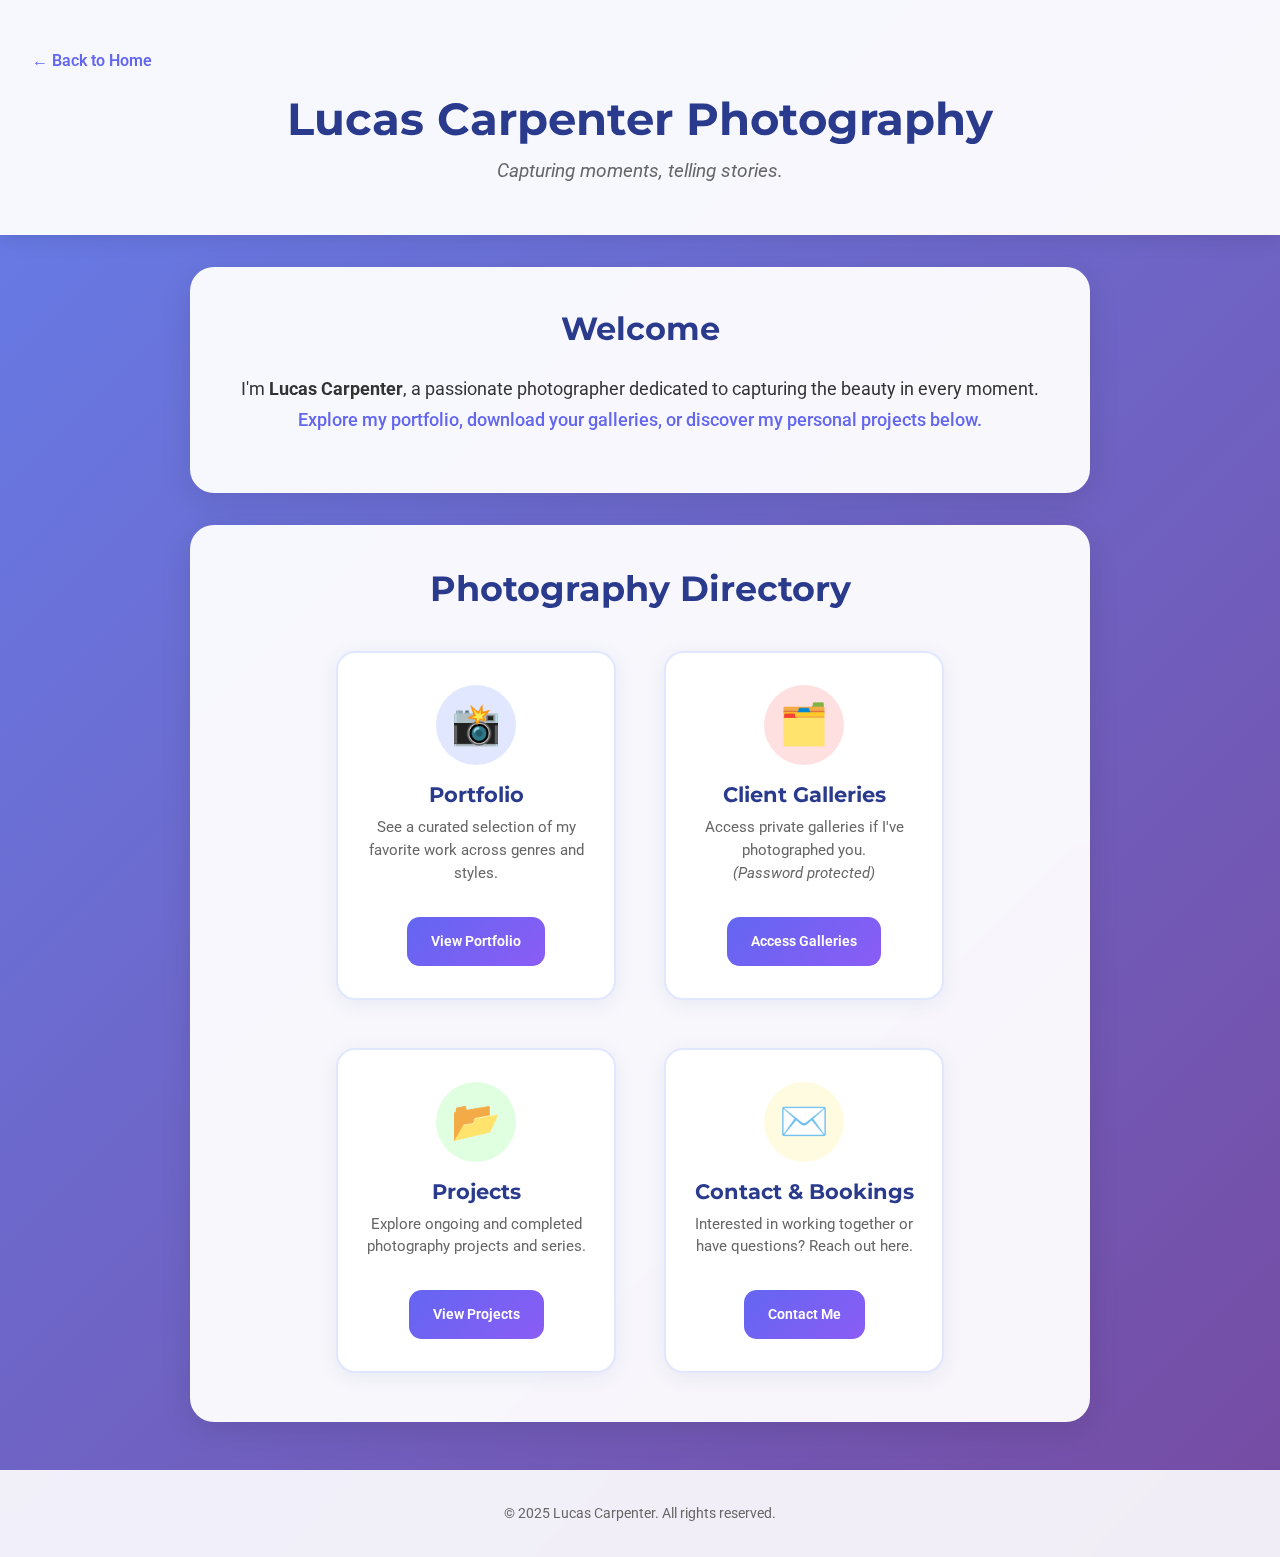
<file: pages/photographyLucas.html>
<!DOCTYPE html>
<html lang="en">
<head>
    <meta charset="UTF-8">
    <meta name="viewport" content="width=device-width, initial-scale=1.0">
    <title>Lucas Carpenter | Photography</title>
    <meta name="description" content="Photography by Lucas Carpenter. Explore my portfolio, client galleries, and personal projects.">
    <link href="https://fonts.googleapis.com/css2?family=Montserrat:wght@700&family=Roboto:wght@400&display=swap" rel="stylesheet">
    <link rel="stylesheet" href="../assets/css/main.css">
</head>
<body>
    <header>
        <nav style="text-align: left; margin-bottom: 1rem;">
            <a href="../index.html" style="color: var(--accent); text-decoration: none; font-weight: 600;">← Back to Home</a>
        </nav>
        <h1>Lucas Carpenter Photography</h1>
        <p>Capturing moments, telling stories.</p>
    </header>
    <main>
        <section class="card">
            <h2>Welcome</h2>
            <p style="font-size:1.15rem;line-height:1.7;">
                I'm <strong>Lucas Carpenter</strong>, a passionate photographer dedicated to capturing the beauty in every moment.<br>
                <span style="color:var(--accent);font-weight:500;">Explore my portfolio, download your galleries, or discover my personal projects below.</span>
            </p>
        </section>
        <section class="photo-directory card">
            <h2>Photography Directory</h2>
            <div class="directory-grid">
                <div class="dir-card boxed-card">
                    <div class="img-placeholder" aria-label="Portfolio" style="background:#e0e7ff;">📸</div>
                    <h3>Portfolio</h3>
                    <p>See a curated selection of my favorite work across genres and styles.</p>
                    <a class="dir-link" href="#">View Portfolio</a>
                </div>
                <div class="dir-card boxed-card">
                    <div class="img-placeholder" aria-label="Clients" style="background:#ffe0e0;">🗂️</div>
                    <h3>Client Galleries</h3>
                    <p>Access private galleries if I've photographed you.<br><em>(Password protected)</em></p>
                    <a class="dir-link" href="client-galleries/photographyLucasCLIENTGALLERIES_SECURITY.html">Access Galleries</a>
                </div>
                <div class="dir-card boxed-card">
                    <div class="img-placeholder" aria-label="Projects" style="background:#e0ffe0;">📂</div>
                    <h3>Projects</h3>
                    <p>Explore ongoing and completed photography projects and series.</p>
                    <a class="dir-link" href="#">View Projects</a>
                </div>
                <div class="dir-card boxed-card">
                    <div class="img-placeholder" aria-label="Contact" style="background:#fffbe0;">✉️</div>
                    <h3>Contact & Bookings</h3>
                    <p>Interested in working together or have questions? Reach out here.</p>
                    <a class="dir-link" href="#">Contact Me</a>
                </div>
            </div>
        </section>
    </main>
    <footer>
        &copy; 2025 Lucas Carpenter. All rights reserved.
    </footer>
</body>
</html>
</file>
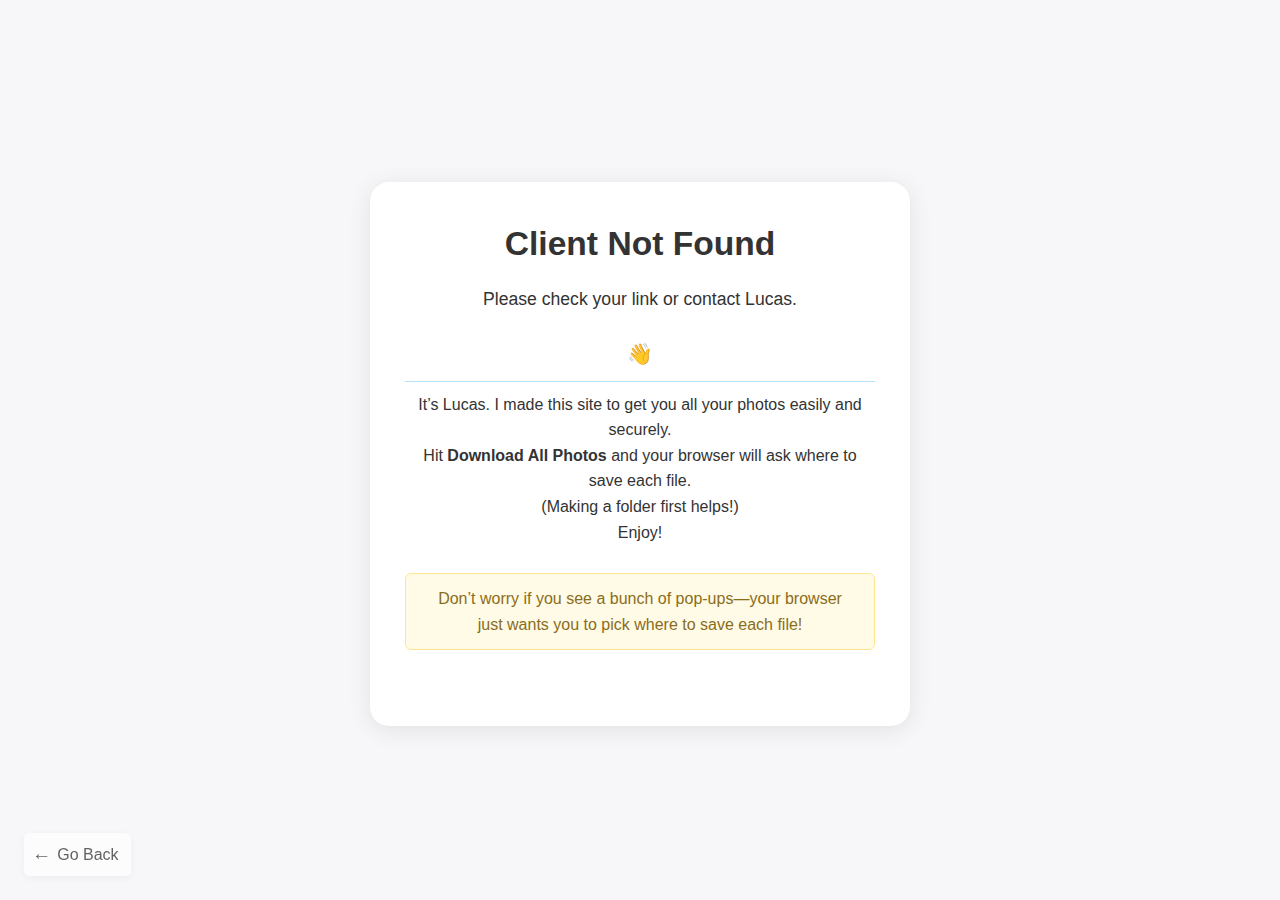
<file: pages/client-galleries/gallery.html>
<!DOCTYPE html>
<html>
<head>
  <title>Client Photo Gallery</title>
  <meta name="viewport" content="width=device-width, initial-scale=1">
<link rel="stylesheet" href="../../assets/css/main.css">
<style>
  body {
    background: #f7f7f9;
    min-height: 100vh;
    margin: 0;
    font-family: 'Roboto', Arial, sans-serif;
  }
  .gallery-outer {
    min-height: 100vh;
    display: flex;
    flex-direction: column;
    align-items: center;
    justify-content: center;
    padding: 2.5rem 1rem 2rem 1rem;
  }
  .gallery-card {
    background: #fff;
    border-radius: 1.2rem;
    box-shadow: 0 4px 24px rgba(0,0,0,0.09);
    padding: 2.5rem 2.2rem 2.2rem 2.2rem;
    margin: 0 auto;
    max-width: 540px;
    width: 100%;
    display: flex;
    flex-direction: column;
    align-items: center;
  }
  .gallery-card h1 {
    text-align: center;
    margin-top: 0;
    margin-bottom: 1.2rem;
    font-size: 2.1rem;
    font-family: 'Montserrat', Arial, sans-serif;
  }
  .gallery-card p {
    text-align: center;
    margin-bottom: 1.5rem;
    font-size: 1.1rem;
    color: #333;
  }
  .button {
    background: #f7f7f7;
    color: #222;
    display: block;
    margin: 0 auto 1.5rem auto;
    max-width: 320px;
    text-align: center;
    padding: 0.9rem 1.3rem;
    border-radius: 0.7rem;
    font-size: 1.08rem;
    font-weight: 500;
    border: 1.5px solid #e6e6f0;
    box-shadow: 0 1px 4px rgba(0,0,0,0.04);
    transition: background 0.18s, box-shadow 0.18s, color 0.18s, transform 0.15s;
    cursor: pointer;
  }
  .button:hover, .button:focus {
    background: #e0e7ff;
    color: #2a3a8c;
    box-shadow: 0 2px 8px rgba(42,58,140,0.08);
    border-color: #b3baf7;
    outline: none;
    transform: translateY(-2px) scale(1.03);
  }
  .back-btn {
    position: fixed;
    bottom: 24px;
    left: 24px;
    z-index: 900;
    text-decoration: none;
    color: #222;
    font-size: 1em;
    display: flex;
    align-items: center;
    opacity: 0.7;
    background: rgba(255,255,255,0.85);
    border-radius: 5px;
    padding: 6px 12px 6px 8px;
    box-shadow: 0 2px 8px #0001;
    transition: opacity 0.2s;
    min-width: 0;
  }
  .back-btn:hover {
    opacity: 1;
    background: #e0e7ff;
  }
  .info-tip {
    background: #fffbe6;
    color: #8a6d1b;
    border: 1px solid #ffe58f;
    border-radius: 6px;
    padding: 12px 18px;
    margin-top: 28px;
    font-size: 1em;
    text-align: center;
  }
  .modal-bg {
    display: none;
    position: fixed;
    z-index: 1000;
    left: 0; top: 0; right: 0; bottom: 0;
    background: rgba(0,0,0,0.35);
    justify-content: center;
    align-items: center;
  }
  .modal-bg.active {
    display: flex;
  }
  .modal {
    background: #fff;
    padding: 2rem 1.5rem 1.5rem 1.5rem;
    border-radius: 10px;
    box-shadow: 0 4px 32px #0002;
    min-width: 320px;
    max-width: 95vw;
    position: relative;
    text-align: center;
  }
  @media (max-width: 700px) {
    .gallery-card {
      padding: 1.2rem 0.5rem 1.2rem 0.5rem;
    }
    .gallery-card h1 {
      font-size: 1.3rem;
    }
    .button {
      font-size: 1rem;
      padding: 0.8rem 0.7rem;
    }
    .back-btn {
      left: 8px;
      bottom: 8px;
      padding: 5px 8px 5px 6px;
    }
  }
</style>
</head>
<body>
  <div class="gallery-outer">
    <div id="mobileWarning" class="modal-bg">
      <div class="modal">
        <span style="font-size:2em;">⚠️</span><br>
        <strong>Stop!</strong><br><br>
        This website is designed for desktop/laptop screens.<br>
        Downloading all the photos may not work well on a phone or tablet.<br><br>
        <strong>Please use a desktop or laptop for the best experience.</strong><br><br>
        <button id="continueMobile" class="button">Continue Anyway</button>
      </div>
    </div>
    <div class="gallery-card">
      <h1 id="galleryTitle">📸 <em>Client's</em> Photos</h1>
      <p id="galleryDesc">Click the button below to download all your photos:</p>
      <a id="downloadAll" class="button">Download All Photos</a>
      <div id="downloadLinks" style="display:none;"></div>
      <div id="infoBar" style="text-align:center;max-width:600px;margin:0 auto 2.5rem auto;">
        <a id="goBackBtn" href="photographyLucasCLIENTGALLERIES_SECURITY.html" class="back-btn">
          <span style="font-size:1.2em;margin-right:6px;">&#8592;</span> <span style="font-size:1em;">Go Back</span>
        </a>
        <span style="font-size:1.3em;">👋</span> <span id="greeting">Hey there!</span><br>
        <hr style="border: none; border-top: 1px solid #b3e0ff; margin: 10px 0;">
        It’s Lucas. I made this site to get you all your photos easily and securely.<br>
        Hit <strong>Download All Photos</strong> and your browser will ask where to save each file.<br>
        (Making a folder first helps!)<br>
        Enjoy!
        <div class="info-tip">
          Don’t worry if you see a bunch of pop-ups—your browser just wants you to pick where to save each file!
        </div>
      </div>
    </div>
  </div>
  <script>
    // Mobile warning logic
    function isSmallScreen() {
      return window.innerWidth < 700;
    }
    function showMobileWarning() {
      document.getElementById('mobileWarning').style.display = 'block';
      document.body.style.overflow = 'hidden';
    }
    function hideMobileWarning() {
      document.getElementById('mobileWarning').style.display = 'none';
      document.body.style.overflow = '';
    }
    if (isSmallScreen()) {
      showMobileWarning();
    }
    document.getElementById('continueMobile').onclick = hideMobileWarning;
    window.addEventListener('resize', function() {
      if (isSmallScreen()) {
        showMobileWarning();
      } else {
        hideMobileWarning();
      }
    });
    // --- LOGIC ---
    // Get client slug from URL (?client=deven-caparell)
    function getClientSlug() {
      const params = new URLSearchParams(window.location.search);
      return params.get('client');
    }

    // Parse CSV line into client object: { name, password, links[] }
    function parseClientLine(line) {
      // CSV: name,password,link1,link2,...
      const parts = line.split(',').map(s => s.trim());
      if (parts.length < 2) return null;
      return {
        name: parts[0],
        password: parts[1],
        links: parts.slice(2).filter(x => x)
      };
    }

    // Slugify client name for URL
    function slugify(name) {
      return name.toLowerCase().replace(/[^a-z0-9]+/g, '-').replace(/(^-|-$)/g, '');
    }

    // Load clients from CSV and render gallery for the current slug
    function loadClientsAndRender() {
      fetch('../../data/clients.csv')
        .then(r => {
          if (!r.ok) throw new Error('CSV not found');
          return r.text();
        })
        .then(text => {
          const lines = text.split(/\r?\n/).map(l => l.trim()).filter(l => l);
          if (lines.length < 2) throw new Error('No clients');
          const header = lines[0];
          const clients = lines.slice(1).map(parseClientLine).filter(Boolean);
          const slug = getClientSlug();
          const client = clients.find(c => slugify(c.name) === slug);
          if (!client) {
            document.getElementById('galleryTitle').innerHTML = 'Client Not Found';
            document.getElementById('galleryDesc').innerHTML = 'Please check your link or contact Lucas.';
            document.getElementById('greeting').innerText = '';
            document.getElementById('downloadAll').style.display = 'none';
            return;
          }
          // Use only the first name for the title
          const firstName = client.name.split(' ')[0];
          document.getElementById('galleryTitle').innerHTML = `📸 <em>${firstName}'s</em> Photos`;
          document.getElementById('greeting').innerText = `Hey ${firstName}!`;
          // Build download links
          const linksDiv = document.getElementById('downloadLinks');
          linksDiv.innerHTML = client.links.map(link => `<a href="${link}" download></a>`).join('');
          // Show/hide download button
          document.getElementById('downloadAll').style.display = client.links.length ? '' : 'none';
        })
        .catch(() => {
          document.getElementById('galleryTitle').innerHTML = 'Client Not Found';
          document.getElementById('galleryDesc').innerHTML = 'Please check your link or contact Lucas.';
          document.getElementById('greeting').innerText = '';
          document.getElementById('downloadAll').style.display = 'none';
        });
    }

    document.getElementById('downloadAll').addEventListener('click', function() {
      const links = document.querySelectorAll('#downloadLinks a');
      links.forEach(link => {
        const url = link.href;
        const filename = link.getAttribute('download') || url.split('/').pop();
        const a = document.createElement('a');
        a.href = url;
        a.download = filename;
        document.body.appendChild(a);
        a.click();
        document.body.removeChild(a);
      });
    });

    // On load
    loadClientsAndRender();
  </script>
</body>
</html>
</file>
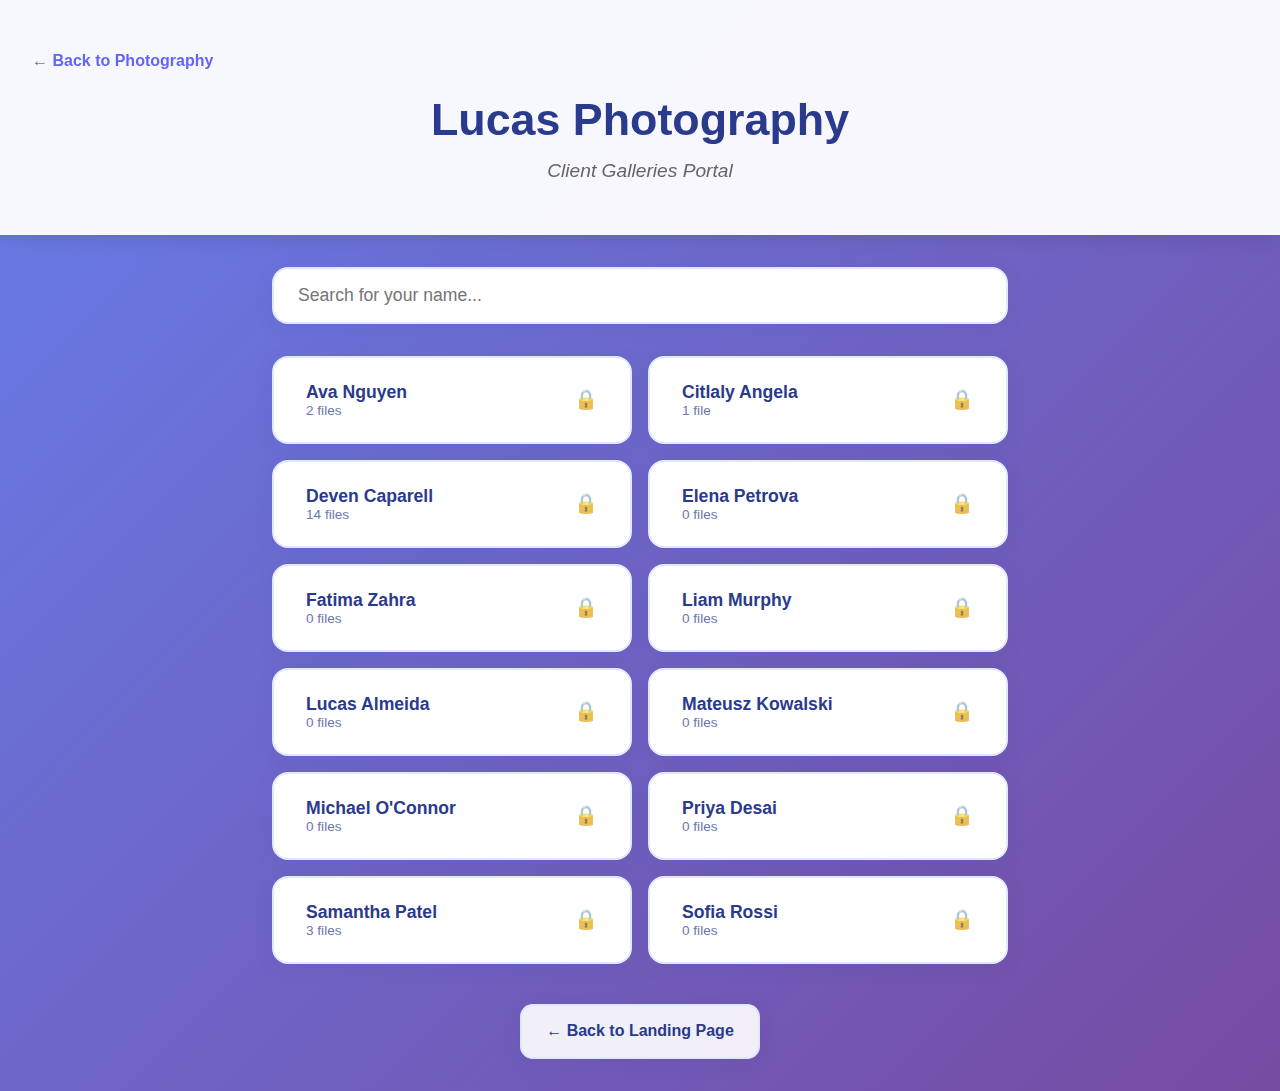
<file: pages/client-galleries/photographyLucasCLIENTGALLERIES_SECURITY.html>
<!DOCTYPE html>
<html lang="en">
<head>
    <meta charset="UTF-8">
    <title>Lucas Photography | Client Galleries</title>
    <meta name="viewport" content="width=device-width, initial-scale=1.0">
<link rel="stylesheet" href="../../assets/css/main.css">
</head>
<body>
    <header>
        <nav style="text-align: left; margin-bottom: 1rem;">
            <a href="../photographyLucas.html" style="color: var(--accent); text-decoration: none; font-weight: 600;">← Back to Photography</a>
        </nav>
        <h1>Lucas Photography</h1>
        <p>Client Galleries Portal</p>
    </header>
    <div class="container">
        <input class="search-bar" type="text" placeholder="Search for your name..." id="searchInput" autocomplete="off" />
        <ul class="client-list" id="clientList">
            <!-- Client items will be injected here -->
        </ul>
        <div style="margin-top:2.5rem; text-align:center;">
            <a href="../../index.html" class="back-button">&#8592; Back to Landing Page</a>
        </div>
    </div>

    <!-- Modal for password entry -->
    <div class="modal-bg" id="modalBg">
        <div class="modal" role="dialog" aria-modal="true" aria-labelledby="modalTitle">
            <button class="close" id="closeModal" aria-label="Close">&times;</button>
            <h2 id="modalTitle">Enter Password</h2>
            <div class="error" id="modalError"></div>
            <input type="password" id="passwordInput" placeholder="Password" autocomplete="off" />
            <button id="submitPassword">Access Gallery</button>
        </div>
    </div>

    <script>
        // Clients will be loaded from CSV as objects: { name, password }
        let clients = [];

        // Check password for selected client
        function checkPassword(clientName, password) {
            const client = clients.find(c => c.name === clientName);
            if (!client) return false;
            return client.password === password;
        }

        // Load clients from CSV file (name,password per line)
        function loadClientsFromCSV(csvPath = '../../data/clients.csv') {
            fetch(csvPath)
                .then(response => {
                    if (!response.ok) throw new Error('CSV file not found.');
                    return response.text();
                })
                .then(text => {
                    // Parse CSV: skip header row, handle name,password,files format
                    const lines = text.split(/\r?\n/)
                        .map(line => line.trim())
                        .filter(line => line.length > 0);
                    
                    // Skip header row (first line)
                    const dataLines = lines.slice(1);
                    
                    clients = dataLines.map(line => {
                        const parts = line.split(',');
                        const name = parts[0] ? parts[0].trim() : '';
                        const password = parts[1] ? parts[1].trim() : '';
                        const files = parts.slice(2).filter(f => f && f.trim()); // Get remaining files
                        return { 
                            name, 
                            password, 
                            files: files.map(f => f.trim()) 
                        };
                    })
                    .filter(c => c.name.length > 0 && c.password.length > 0)
                    .sort((a, b) => a.name.localeCompare(b.name));
                    
                    renderClients();
                })
                .catch(err => {
                    console.error('Error loading clients:', err);
                    // Fallback: show sample clients for demo purposes
                    clients = [
                        { name: "Demo Client", password: "demo123", files: ["/files/demo/file1.jpg", "/files/demo/file2.jpg"] },
                        { name: "Sample User", password: "sample456", files: ["/files/sample/file1.jpg"] }
                    ];
                    renderClients();
                });
        }

        // DOM elements
        const clientList = document.getElementById('clientList');
        const searchInput = document.getElementById('searchInput');
        const modalBg = document.getElementById('modalBg');
        const closeModal = document.getElementById('closeModal');
        const modalError = document.getElementById('modalError');
        const passwordInput = document.getElementById('passwordInput');
        const submitPassword = document.getElementById('submitPassword');
        let selectedClient = null;

        // Render client list
        function renderClients(filter = "") {
            clientList.innerHTML = "";
            const filtered = clients.filter(c =>
                c.name.toLowerCase().includes(filter.toLowerCase())
            );
            if (filtered.length === 0) {
                if (clients.length === 0) {
                    clientList.innerHTML = `
                        <li style="text-align:center;color:#666;padding:2rem;">
                            <div style="font-size:3rem;margin-bottom:1rem;">📂</div>
                            <div style="font-size:1.2rem;margin-bottom:0.5rem;">No client galleries available</div>
                            <div style="font-size:0.9rem;opacity:0.7;">Contact Lucas to set up your gallery access</div>
                        </li>
                    `;
                } else {
                    clientList.innerHTML = `
                        <li style="text-align:center;color:#666;padding:2rem;">
                            <div style="font-size:2rem;margin-bottom:1rem;">🔍</div>
                            <div>No clients found matching "${filter}"</div>
                        </li>
                    `;
                }
                return;
            }
            filtered.forEach(c => {
                const li = document.createElement('li');
                li.className = 'client-item';
                const fileCount = c.files && c.files.length > 0 ? c.files.length : 0;
                const fileText = fileCount === 1 ? '1 file' : `${fileCount} files`;
                li.innerHTML = `
                    <button class="client-btn" data-client="${c.name}">
                        <div>
                            <span style="display: block; font-size: 1.1rem;">${c.name}</span>
                            <span style="display: block; font-size: 0.85rem; opacity: 0.7; font-weight: 400;">${fileText}</span>
                        </div>
                        <span>🔒</span>
                    </button>
                `;
                clientList.appendChild(li);
            });
        }

        // Search functionality
        searchInput.addEventListener('input', e => {
            renderClients(e.target.value);
        });

        // Open modal on client click
        clientList.addEventListener('click', e => {
            const btn = e.target.closest('.client-btn');
            if (!btn) return;
            selectedClient = btn.getAttribute('data-client');
            modalError.textContent = "";
            passwordInput.value = "";
            modalBg.classList.add('active');
            passwordInput.focus();
        });

        // Close modal
        closeModal.addEventListener('click', () => {
            modalBg.classList.remove('active');
            selectedClient = null;
        });
        modalBg.addEventListener('click', e => {
            if (e.target === modalBg) {
                modalBg.classList.remove('active');
                selectedClient = null;
            }
        });

        // Submit password
        submitPassword.addEventListener('click', () => {
            if (!passwordInput.value) {
                modalError.textContent = "Please enter your password.";
                passwordInput.focus();
                return;
            }
            if (!selectedClient) {
                modalError.textContent = "No client selected.";
                return;
            }
            
            // Disable button during processing
            submitPassword.disabled = true;
            submitPassword.textContent = "Checking...";
            
            // Simulate processing time for better UX
            setTimeout(() => {
                if (checkPassword(selectedClient, passwordInput.value)) {
                    // Show success feedback
                    submitPassword.textContent = "Access Granted!";
                    submitPassword.style.background = "linear-gradient(135deg, #10b981, #059669)";
                    
                    // Show loading bar
                    modalError.innerHTML = `
                        <div style='width:100%;background:#e6f7ff;height:4px;overflow:hidden;margin:18px 0 8px 0;border-radius:2px;'>
                            <div id='loadingBar' style='height:100%;width:0%;background:#10b981;transition:width 1.1s;border-radius:2px;'></div>
                        </div>
                        <div style='color:#10b981;font-size:0.9rem;text-align:center;'>Redirecting to your gallery...</div>
                    `;
                    
                    let bar = document.getElementById('loadingBar');
                    setTimeout(() => {
                        if(bar) bar.style.width = '100%';
                    }, 100);
                    
                    setTimeout(() => {
                        // Redirect to dynamic gallery page with client slug
                        const slug = selectedClient.toLowerCase().replace(/[^a-z0-9]+/g, '-').replace(/(^-|-$)/g, '');
                        window.location.href = `gallery.html?client=${slug}`;
                    }, 1400);
                } else {
                    // Show error feedback
                    submitPassword.textContent = "Access Gallery";
                    submitPassword.style.background = "linear-gradient(135deg, #6366f1, #8b5cf6)";
                    submitPassword.disabled = false;
                    modalError.textContent = "❌ Incorrect password. Please try again.";
                    passwordInput.focus();
                    passwordInput.select();
                }
            }, 500); // Small delay for better UX
        });

        // Enter key submits password
        passwordInput.addEventListener('keydown', e => {
            if (e.key === "Enter") submitPassword.click();
        });

        // Initial render: try to load from CSV
        loadClientsFromCSV();

        // Accessibility: focus trap in modal
        modalBg.addEventListener('keydown', function(e) {
            if (!modalBg.classList.contains('active')) return;
            if (e.key === "Tab") {
                const focusable = modalBg.querySelectorAll('button, input');
                const first = focusable[0];
                const last = focusable[focusable.length - 1];
                if (e.shiftKey) {
                    if (document.activeElement === first) {
                        last.focus();
                        e.preventDefault();
                    }
                } else {
                    if (document.activeElement === last) {
                        first.focus();
                        e.preventDefault();
                    }
                }
            }
            if (e.key === "Escape") {
                modalBg.classList.remove('active');
                selectedClient = null;
            }
        });
    </script>
</body>
</html>
</file>
<file: assets/css/main.css>
/* Lucas Carpenter Landing Page - Base Styles */

/* Reset and Base Styles */
* {
  box-sizing: border-box;
}

html {
  scroll-behavior: smooth;
}

body {
  margin: 0;
  padding: 0;
  font-family: 'Roboto', Arial, sans-serif;
  line-height: 1.6;
  color: #333;
  background: linear-gradient(135deg, #667eea 0%, #764ba2 100%);
  min-height: 100vh;
  overflow-x: hidden;
}

/* Smooth scroll improvements */
@media (prefers-reduced-motion: no-preference) {
  * {
    scroll-behavior: smooth;
  }
}

/* Typography */
h1, h2, h3, h4, h5, h6 {
  font-family: 'Montserrat', Arial, sans-serif;
  font-weight: 700;
  margin: 0;
  line-height: 1.3;
}

h1 {
  font-size: 2.5rem;
}

h2 {
  font-size: 2rem;
  color: #2a3a8c;
  text-align: center;
  margin-bottom: 1.5rem;
}

p {
  margin: 0 0 1rem 0;
}

/* Links */
a {
  text-decoration: none;
  color: inherit;
  transition: all 0.3s ease;
}

a:hover {
  color: #6366f1;
}

/* Header Styles */
.hero-header {
  position: relative;
  min-height: 100vh;
  display: flex;
  align-items: center;
  justify-content: center;
  text-align: center;
  color: white;
  overflow: hidden;
  transition: transform 0.6s cubic-bezier(0.25, 0.46, 0.45, 0.94), opacity 0.6s ease;
}

.hero-header.scrolled {
  transform: translateY(-20vh);
  opacity: 0.3;
  pointer-events: none;
}

.hero-bg {
  position: absolute;
  top: 0;
  left: 0;
  right: 0;
  bottom: 0;
  background: linear-gradient(135deg, #667eea 0%, #764ba2 100%);
  z-index: -1;
}

.hero-content {
  z-index: 10;
  max-width: 800px;
  padding: 2rem;
}

.hero-title {
  font-size: 4rem;
  margin-bottom: 1rem;
  font-weight: 700;
  text-shadow: 0 4px 20px rgba(0,0,0,0.3);
  animation: heroFadeIn 1.5s ease-out;
}

.hero-sub {
  font-size: 1.5rem;
  margin-bottom: 2rem;
  opacity: 0.9;
  animation: heroFadeIn 1.5s ease-out 0.3s both;
}

.hero-anim {
  display: flex;
  flex-direction: column;
  gap: 0.5rem;
}

.anim-text {
  opacity: 0;
  transform: translateY(20px);
  animation: textSlideIn 0.8s ease-out forwards;
}

.anim-text:nth-child(1) { animation-delay: 0.8s; }
.anim-text:nth-child(2) { animation-delay: 1.2s; }
.anim-text:nth-child(3) { animation-delay: 1.6s; }

@keyframes heroFadeIn {
  from { opacity: 0; transform: translateY(30px); }
  to { opacity: 1; transform: translateY(0); }
}

@keyframes textSlideIn {
  to { opacity: 1; transform: translateY(0); }
}

/* Card Styles */
main {
  position: relative;
  z-index: 10;
  transition: transform 0.6s cubic-bezier(0.25, 0.46, 0.45, 0.94);
}

main.content-lifted {
  transform: translateY(-15vh);
}

.about-card {
  background: rgba(255,255,255,0.95);
  backdrop-filter: blur(10px);
  border-radius: 2rem;
  padding: 3rem 2rem;
  margin: 2rem auto;
  max-width: 800px;
  text-align: center;
  box-shadow: 0 8px 32px rgba(0,0,0,0.1);
  border: 1px solid rgba(255,255,255,0.2);
}

.avatar {
  border-radius: 50%;
  margin-bottom: 2rem;
  box-shadow: 0 8px 32px rgba(0,0,0,0.2);
}

.intro-text {
  font-size: 1.2rem;
  line-height: 1.8;
  color: #444;
  max-width: 600px;
  margin: 0 auto;
}

.highlight {
  color: #6366f1;
  font-weight: 600;
}

.tagline {
  font-style: italic;
  color: #666;
  font-size: 1.1rem;
}

/* Directory Styles */
.directory-section {
  background: rgba(255,255,255,0.95);
  backdrop-filter: blur(10px);
  border-radius: 2rem;
  padding: 3rem 2rem;
  margin: 2rem auto;
  border: 1px solid rgba(255,255,255,0.2);
}

.directory-title {
  color: #2a3a8c;
  font-size: 2.2rem;
  margin-bottom: 2rem;
  text-align: center;
}

/* Footer */
.site-footer {
  background: rgba(0,0,0,0.8);
  color: white;
  text-align: center;
  padding: 2rem;
  margin-top: 4rem;
}

.footer-content p {
  margin: 0.5rem 0;
  opacity: 0.8;
}

/* Contact Form Styles */
.cta-section {
  background: rgba(255,255,255,0.95);
  backdrop-filter: blur(10px);
  border-radius: 2rem;
  padding: 3rem 2rem;
  margin: 2rem auto;
  max-width: 800px;
  text-align: center;
  box-shadow: 0 8px 32px rgba(0,0,0,0.1);
  border: 1px solid rgba(255,255,255,0.2);
}

.cta-section h2 {
  color: #2a3a8c;
  font-size: 2.2rem;
  margin-bottom: 1rem;
}

.cta-section > p {
  font-size: 1.1rem;
  color: #666;
  margin-bottom: 2rem;
  max-width: 600px;
  margin-left: auto;
  margin-right: auto;
}

.contact-form {
  width: 100%;
  max-width: 500px;
  margin: 2rem auto;
  text-align: left;
}

.form-group {
  margin-bottom: 1.5rem;
}

.form-group label {
  display: block;
  margin-bottom: 0.5rem;
  font-weight: 600;
  color: #2a3a8c;
  font-size: 1rem;
}

.form-group input,
.form-group textarea {
  width: 100%;
  padding: 1rem;
  border: 2px solid #e0e7ff;
  border-radius: 0.8rem;
  font-size: 1rem;
  font-family: inherit;
  transition: border-color 0.3s, box-shadow 0.3s;
  background: #fff;
  box-sizing: border-box;
}

.form-group input:focus,
.form-group textarea:focus {
  outline: none;
  border-color: #6366f1;
  box-shadow: 0 0 0 3px rgba(99,102,241,0.1);
}

.form-group textarea {
  resize: vertical;
  min-height: 120px;
  line-height: 1.5;
}

.submit-btn {
  background: linear-gradient(135deg, #6366f1, #8b5cf6);
  color: white;
  border: none;
  padding: 1rem 2.5rem;
  border-radius: 0.8rem;
  font-size: 1.1rem;
  font-weight: 600;
  cursor: pointer;
  transition: all 0.3s;
  position: relative;
  overflow: hidden;
  margin: 1rem auto;
  display: block;
}

.submit-btn:hover {
  transform: translateY(-2px);
  box-shadow: 0 8px 24px rgba(99,102,241,0.3);
  background: linear-gradient(135deg, #5856eb, #7c3aed);
}

.submit-btn:active {
  transform: translateY(0);
}

.submit-btn:disabled {
  opacity: 0.7;
  cursor: not-allowed;
  transform: none;
}

/* Form Messages */
.form-messages {
  margin: 1.5rem 0;
  min-height: 20px;
}

.success-message {
  background: linear-gradient(135deg, #10b981, #059669);
  color: white;
  padding: 1rem;
  border-radius: 0.8rem;
  text-align: center;
  animation: slideInUp 0.5s ease-out;
}

.error-message {
  background: linear-gradient(135deg, #ef4444, #dc2626);
  color: white;
  padding: 1rem;
  border-radius: 0.8rem;
  text-align: center;
  animation: slideInUp 0.5s ease-out;
}

@keyframes slideInUp {
  from { opacity: 0; transform: translateY(20px); }
  to { opacity: 1; transform: translateY(0); }
}

/* Alternative Contact */
.alt-contact {
  margin-top: 3rem;
  padding-top: 2rem;
  border-top: 1px solid #e0e7ff;
  text-align: center;
}

.alt-contact p {
  margin-bottom: 1.5rem;
  color: #666;
  font-size: 1rem;
}

.contact-links {
  display: flex;
  gap: 1rem;
  justify-content: center;
  flex-wrap: wrap;
}

.contact-link {
  padding: 0.75rem 1.5rem;
  background: #f8fafc;
  border: 2px solid #e0e7ff;
  border-radius: 0.8rem;
  text-decoration: none;
  color: #2a3a8c;
  font-size: 0.95rem;
  font-weight: 500;
  transition: all 0.3s;
  display: inline-block;
}

.contact-link:hover {
  background: #e0e7ff;
  transform: translateY(-2px);
  box-shadow: 0 4px 12px rgba(99,102,241,0.2);
}

/* Specialized Contact Link Styles */
.contact-link[href^="mailto"] {
  background: linear-gradient(135deg, #4285f4, #34a853);
  color: white !important;
  border: 2px solid transparent;
}

.contact-link[href^="mailto"]:hover {
  background: linear-gradient(135deg, #3367d6, #2d7d32);
  transform: translateY(-2px) scale(1.05);
  box-shadow: 0 8px 20px rgba(66, 133, 244, 0.3);
}

.contact-link[href*="linkedin"] {
  background: linear-gradient(135deg, #0077b5, #005885);
  color: white !important;
  border: 2px solid transparent;
}

.contact-link[href*="linkedin"]:hover {
  background: linear-gradient(135deg, #005885, #004269);
  transform: translateY(-2px) scale(1.05);
  box-shadow: 0 8px 20px rgba(0, 119, 181, 0.3);
}

.contact-link[href*="github"] {
  background: linear-gradient(135deg, #24292e, #1b1f23);
  color: white !important;
  border: 2px solid transparent;
}

.contact-link[href*="github"]:hover {
  background: linear-gradient(135deg, #1b1f23, #14171a);
  transform: translateY(-2px) scale(1.05);
  box-shadow: 0 8px 20px rgba(36, 41, 46, 0.4);
}

.instagram-link {
  background: linear-gradient(45deg, #f09433 0%, #e6683c 25%, #dc2743 50%, #cc2366 75%, #bc1888 100%);
  color: white !important;
  border: 2px solid transparent;
}

.instagram-link:hover {
  background: linear-gradient(45deg, #e6683c 0%, #dc2743 25%, #cc2366 50%, #bc1888 75%, #a91d72 100%);
  transform: translateY(-2px) scale(1.05);
  box-shadow: 0 8px 20px rgba(240, 148, 51, 0.3);
}

/* Responsive Design */
@media (max-width: 768px) {
  .hero-title {
    font-size: 2.5rem;
  }
  
  .hero-sub {
    font-size: 1.2rem;
  }
  
  .about-card, .directory-section, .cta-section {
    margin: 1rem;
    padding: 2rem 1rem;
  }
  
  .intro-text {
    font-size: 1.1rem;
  }
  
  .contact-form {
    max-width: 100%;
    margin: 1.5rem auto;
  }
  
  .contact-links {
    gap: 0.75rem;
  }
  
  .contact-link {
    padding: 0.6rem 1.2rem;
    font-size: 0.9rem;
  }
}

@media (max-width: 480px) {
  .hero-title {
    font-size: 2rem;
  }
  
  .hero-content {
    padding: 1rem;
  }
  
  .directory-title {
    font-size: 1.8rem;
  }
  
  .cta-section {
    padding: 2rem 1rem;
  }
  
  .cta-section h2 {
    font-size: 1.8rem;
  }
  
  .form-group input,
  .form-group textarea {
    padding: 0.8rem;
  }
  
  .submit-btn {
    padding: 0.9rem 2rem;
    font-size: 1rem;
  }
  
  .contact-links {
    flex-direction: column;
    align-items: center;
    gap: 0.5rem;
  }
  
  .contact-link {
    width: 100%;
    max-width: 250px;
    text-align: center;
  }
}

/* ========================================
   CARD SYSTEM & DIRECTORY STYLES
   ======================================== */

/* Base Card Styles */
.card {
  background: rgba(255, 255, 255, 0.95);
  backdrop-filter: blur(10px);
  border-radius: 1.5rem;
  padding: 2.5rem 2rem;
  margin: 2rem auto;
  text-align: center;
  box-shadow: 0 8px 32px rgba(0, 0, 0, 0.1);
  border: 1px solid rgba(255, 255, 255, 0.2);
  max-width: 900px;
  width: 90%;
  animation: cardFadeIn 0.8s ease-out;
}

@keyframes cardFadeIn {
  from {
    opacity: 0;
    transform: translateY(30px);
  }
  to {
    opacity: 1;
    transform: translateY(0);
  }
}

/* Directory Grid Layout */
.directory-grid {
  display: flex;
  flex-wrap: wrap;
  gap: 2rem;
  justify-content: center;
  margin-top: 1.5rem;
}

/* Directory Card Styles */
.dir-card, .boxed-card {
  background: white;
  border-radius: 1.2rem;
  padding: 2rem 1.5rem;
  margin: 0.5rem;
  box-shadow: 0 4px 20px rgba(42, 58, 140, 0.08);
  border: 2px solid #e0e7ff;
  transition: all 0.3s ease;
  text-align: center;
  max-width: 280px;
  min-width: 250px;
  flex: 1 1 250px;
  cursor: pointer;
  position: relative;
  overflow: hidden;
}

.dir-card:hover, .boxed-card:hover {
  transform: translateY(-8px) scale(1.02);
  box-shadow: 0 12px 40px rgba(42, 58, 140, 0.15);
  border-color: #a5b4fc;
}

/* Directory Card Content */
.dir-card h3, .boxed-card h3 {
  color: #2a3a8c;
  font-size: 1.3rem;
  margin: 1rem 0 0.5rem 0;
  font-weight: 700;
}

.dir-card p, .boxed-card p {
  color: #666;
  font-size: 0.95rem;
  line-height: 1.5;
  margin-bottom: 1.5rem;
}

/* Image Placeholders */
.img-placeholder {
  width: 80px;
  height: 80px;
  border-radius: 50%;
  display: flex;
  align-items: center;
  justify-content: center;
  font-size: 2.5rem;
  margin: 0 auto 1rem auto;
  transition: transform 0.3s ease;
}

.dir-card:hover .img-placeholder, .boxed-card:hover .img-placeholder {
  transform: scale(1.1) rotate(5deg);
}

/* Directory Links */
.dir-link {
  display: inline-block;
  padding: 0.8rem 1.5rem;
  background: linear-gradient(135deg, #6366f1, #8b5cf6);
  color: white;
  text-decoration: none;
  border-radius: 0.8rem;
  font-weight: 600;
  font-size: 0.9rem;
  transition: all 0.3s ease;
  margin-top: 0.5rem;
}

.dir-link:hover {
  background: linear-gradient(135deg, #5855eb, #7c3aed);
  transform: translateY(-2px);
  box-shadow: 0 6px 20px rgba(99, 102, 241, 0.3);
}

/* Photography Page Specific Styles */
.photo-directory {
  margin-top: 2rem;
}

.photo-directory h2 {
  color: #2a3a8c;
  font-size: 2.2rem;
  margin-bottom: 2rem;
  text-align: center;
}

/* Page Header Styles for Sub-pages */
body > header {
  background: rgba(255, 255, 255, 0.95);
  backdrop-filter: blur(10px);
  padding: 3rem 2rem;
  text-align: center;
  margin-bottom: 2rem;
  box-shadow: 0 4px 20px rgba(0, 0, 0, 0.1);
}

body > header h1 {
  color: #2a3a8c;
  font-size: 2.8rem;
  margin-bottom: 0.5rem;
  font-weight: 700;
}

body > header p {
  color: #666;
  font-size: 1.2rem;
  font-style: italic;
  margin: 0;
}

/* Footer Styles for Sub-pages */
body > footer {
  text-align: center;
  padding: 2rem;
  background: rgba(255, 255, 255, 0.9);
  backdrop-filter: blur(10px);
  margin-top: 3rem;
  color: #666;
  font-size: 0.9rem;
}

/* CSS Variables Support */
:root {
  --accent: #6366f1;
  --accent-hover: #5855eb;
  --text-primary: #2a3a8c;
  --text-secondary: #666;
  --background-card: rgba(255, 255, 255, 0.95);
  --border-light: #e0e7ff;
  --shadow-light: rgba(42, 58, 140, 0.08);
  --shadow-hover: rgba(42, 58, 140, 0.15);
}

/* Responsive Design for Sub-pages */
@media (max-width: 768px) {
  .card {
    width: 95%;
    padding: 2rem 1.5rem;
    margin: 1.5rem auto;
  }
  
  .directory-grid {
    gap: 1.5rem;
  }
  
  .dir-card, .boxed-card {
    min-width: 100%;
    max-width: 100%;
    margin: 0;
  }
  
  body > header {
    padding: 2rem 1rem;
  }
  
  body > header h1 {
    font-size: 2.2rem;
  }
  
  body > header p {
    font-size: 1.1rem;
  }
}

/* ========================================
   CLIENT GALLERIES SECURITY PAGE STYLES
   ======================================== */

/* Container for client galleries */
.container {
  max-width: 800px;
  margin: 2rem auto;
  padding: 0 2rem;
}

/* Search Bar */
.search-bar {
  width: 100%;
  padding: 1rem 1.5rem;
  border: 2px solid #e0e7ff;
  border-radius: 1rem;
  font-size: 1.1rem;
  margin-bottom: 2rem;
  background: white;
  transition: all 0.3s ease;
  box-shadow: 0 4px 20px rgba(42, 58, 140, 0.08);
}

.search-bar:focus {
  outline: none;
  border-color: #6366f1;
  box-shadow: 0 0 0 3px rgba(99, 102, 241, 0.1), 0 4px 20px rgba(42, 58, 140, 0.15);
}

/* Client List */
.client-list {
  list-style: none;
  padding: 0;
  margin: 0;
  display: grid;
  gap: 1rem;
  grid-template-columns: repeat(auto-fill, minmax(280px, 1fr));
}

.client-item {
  margin: 0;
}

.client-btn {
  width: 100%;
  padding: 1.5rem 2rem;
  background: white;
  border: 2px solid #e0e7ff;
  border-radius: 1rem;
  cursor: pointer;
  transition: all 0.3s ease;
  display: flex;
  justify-content: space-between;
  align-items: center;
  font-size: 1.1rem;
  font-weight: 600;
  color: #2a3a8c;
  text-align: left;
  box-shadow: 0 4px 20px rgba(42, 58, 140, 0.08);
}

.client-btn:hover {
  transform: translateY(-4px);
  border-color: #a5b4fc;
  box-shadow: 0 8px 30px rgba(42, 58, 140, 0.15);
  background: #f8fafc;
}

.client-btn:active {
  transform: translateY(-2px);
}

.client-btn span:last-child {
  font-size: 1.2rem;
  opacity: 0.7;
  transition: opacity 0.3s ease;
}

.client-btn:hover span:last-child {
  opacity: 1;
}

/* Modal Styles */
.modal-bg {
  position: fixed;
  top: 0;
  left: 0;
  width: 100%;
  height: 100%;
  background: rgba(0, 0, 0, 0.5);
  backdrop-filter: blur(5px);
  display: flex;
  align-items: center;
  justify-content: center;
  z-index: 1000;
  opacity: 0;
  visibility: hidden;
  transition: all 0.3s ease;
}

.modal-bg.active {
  opacity: 1;
  visibility: visible;
}

.modal {
  background: white;
  border-radius: 1.5rem;
  padding: 2.5rem;
  max-width: 500px;
  width: 90%;
  position: relative;
  transform: translateY(-20px);
  transition: transform 0.3s ease;
  box-shadow: 0 20px 60px rgba(0, 0, 0, 0.3);
}

.modal-bg.active .modal {
  transform: translateY(0);
}

.close {
  position: absolute;
  top: 1rem;
  right: 1rem;
  background: none;
  border: none;
  font-size: 2rem;
  cursor: pointer;
  color: #666;
  width: 40px;
  height: 40px;
  display: flex;
  align-items: center;
  justify-content: center;
  border-radius: 50%;
  transition: all 0.3s ease;
}

.close:hover {
  background: #f3f4f6;
  color: #2a3a8c;
}

.modal h2 {
  margin: 0 0 1.5rem 0;
  color: #2a3a8c;
  font-size: 1.8rem;
  text-align: center;
}

.modal input[type="password"] {
  width: 100%;
  padding: 1rem 1.5rem;
  border: 2px solid #e0e7ff;
  border-radius: 0.8rem;
  font-size: 1.1rem;
  margin-bottom: 1.5rem;
  transition: all 0.3s ease;
}

.modal input[type="password"]:focus {
  outline: none;
  border-color: #6366f1;
  box-shadow: 0 0 0 3px rgba(99, 102, 241, 0.1);
}

.modal button {
  width: 100%;
  padding: 1rem 2rem;
  background: linear-gradient(135deg, #6366f1, #8b5cf6);
  color: white;
  border: none;
  border-radius: 0.8rem;
  font-size: 1.1rem;
  font-weight: 600;
  cursor: pointer;
  transition: all 0.3s ease;
}

.modal button:hover {
  background: linear-gradient(135deg, #5855eb, #7c3aed);
  transform: translateY(-2px);
  box-shadow: 0 8px 24px rgba(99, 102, 241, 0.3);
}

.modal button:active {
  transform: translateY(0);
}

/* Error Message */
.error {
  color: #ef4444;
  font-size: 0.9rem;
  margin-bottom: 1rem;
  text-align: center;
  min-height: 20px;
}

/* Back Button */
.back-button {
  display: inline-block;
  padding: 0.8rem 1.5rem;
  background: rgba(255, 255, 255, 0.9);
  color: #2a3a8c;
  border-radius: 0.8rem;
  text-decoration: none;
  font-size: 1rem;
  font-weight: 600;
  box-shadow: 0 4px 20px rgba(42, 58, 140, 0.1);
  border: 2px solid #e0e7ff;
  transition: all 0.3s ease;
}

.back-button:hover {
  background: #f8fafc;
  transform: translateY(-2px);
  box-shadow: 0 6px 25px rgba(42, 58, 140, 0.15);
  border-color: #a5b4fc;
}

/* Responsive Design for Client Galleries */
@media (max-width: 768px) {
  .container {
    padding: 0 1rem;
  }
  
  .client-list {
    grid-template-columns: 1fr;
  }
  
  .modal {
    padding: 2rem;
    width: 95%;
  }
  
  .modal h2 {
    font-size: 1.5rem;
  }
}
</file>
